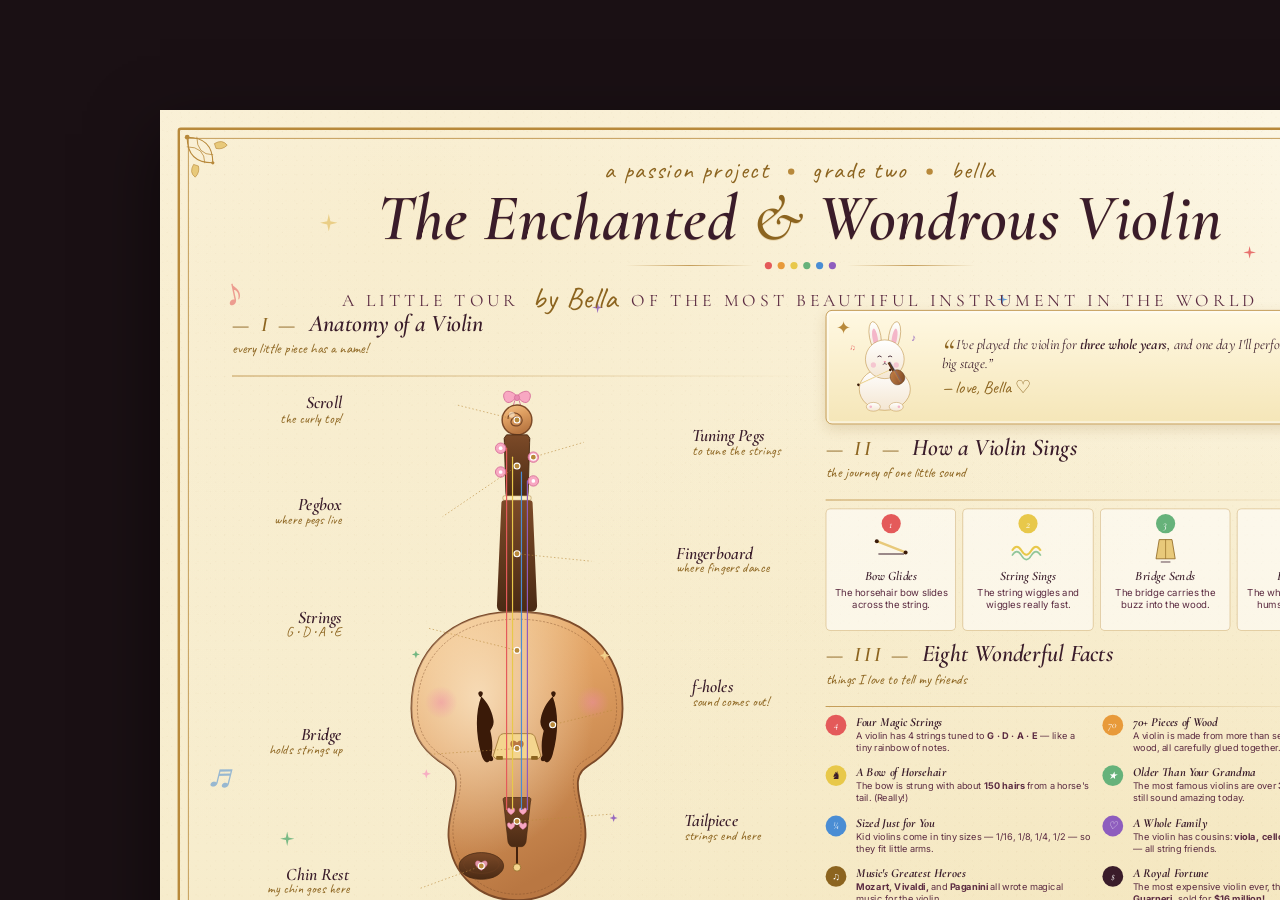
<file: violin/index.html>
<!DOCTYPE html>
<html lang="en">
<head>
<meta charset="UTF-8" />
<title>The Enchanted Violin — A Passion Project by Bella</title>
<link rel="preconnect" href="https://fonts.googleapis.com" />
<link rel="preconnect" href="https://fonts.gstatic.com" crossorigin />
<link href="https://fonts.googleapis.com/css2?family=Cormorant+Garamond:ital,wght@0,400;0,500;0,600;0,700;1,500&family=Caveat:wght@500;700&family=Inter:wght@400;500;600&display=swap" rel="stylesheet" />
<style>
  html { font-display: swap; }
</style>
<style>
  :root {
    --cream: #FBF4E0;
    --cream-deep: #F4E9C9;
    --plum: #3A1C2A;
    --plum-soft: #5C2C42;
    --gold: #B8893B;
    --gold-deep: #8C641F;
    --gold-light: #E8C97A;
    --wood: #6E3B1F;
    --wood-light: #A06A3D;
    --r1: #E45A5A; /* red */
    --r2: #E89A3A; /* orange */
    --r3: #E8C84A; /* gold-yellow */
    --r4: #66B27A; /* green */
    --r5: #4A8DD4; /* blue */
    --r6: #8E5DBE; /* violet */
  }
  * { box-sizing: border-box; }
  html, body {
    margin: 0; padding: 0;
    width: 100%; height: 100%;
    background: #1a1014;
    overflow: hidden;
    font-family: 'Inter', sans-serif;
  }
  .stage {
    position: fixed; inset: 0;
    display: grid; place-items: center;
  }
  .poster {
    width: 1600px; height: 1100px;
    background:
      radial-gradient(ellipse at 20% 10%, rgba(232,201,122,0.18), transparent 60%),
      radial-gradient(ellipse at 80% 90%, rgba(232,201,122,0.14), transparent 55%),
      linear-gradient(180deg, #FCF6E4 0%, #F6EBC9 100%);
    position: relative;
    transform-origin: center center;
    color: var(--plum);
    box-shadow: 0 30px 80px rgba(0,0,0,0.5);
    overflow: hidden;
  }

  /* paper texture */
  .poster::before {
    content: ""; position: absolute; inset: 0;
    background-image:
      radial-gradient(rgba(140,100,31,0.06) 1px, transparent 1px),
      radial-gradient(rgba(140,100,31,0.04) 1px, transparent 1px);
    background-size: 18px 18px, 11px 11px;
    background-position: 0 0, 9px 9px;
    pointer-events: none;
    mix-blend-mode: multiply;
  }

  /* Ornate gold double border */
  .frame {
    position: absolute; inset: 22px;
    border: 3px solid var(--gold);
    border-radius: 4px;
    pointer-events: none;
  }
  .frame::before {
    content: ""; position: absolute; inset: 10px;
    border: 1px solid var(--gold);
    border-radius: 2px;
  }
  .frame-corner {
    position: absolute; width: 110px; height: 110px;
    pointer-events: none;
  }
  .frame-corner.tl { top: 6px; left: 6px; }
  .frame-corner.tr { top: 6px; right: 6px; transform: scaleX(-1); }
  .frame-corner.bl { bottom: 6px; left: 6px; transform: scaleY(-1); }
  .frame-corner.br { bottom: 6px; right: 6px; transform: scale(-1, -1); }

  /* Sparkles scattered */
  .sparkle {
    position: absolute;
    pointer-events: none;
    opacity: 0.85;
  }

  /* ===== HEADER ===== */
  header.banner {
    position: absolute;
    top: 56px; left: 90px; right: 90px;
    text-align: center;
    z-index: 5;
  }
  .eyebrow {
    font-family: 'Caveat', cursive;
    font-size: 30px;
    color: var(--gold-deep);
    letter-spacing: 2px;
    margin-bottom: -6px;
  }
  .eyebrow .dot {
    display: inline-block; width: 8px; height: 8px;
    border-radius: 50%; background: var(--gold);
    vertical-align: middle;
    margin: 0 14px 4px;
  }
  h1.title {
    font-family: 'Cormorant Garamond', serif;
    font-weight: 600;
    font-style: italic;
    font-size: 82px;
    line-height: 1;
    margin: 6px 0 0;
    color: var(--plum);
    letter-spacing: 0.5px;
    text-shadow: 0 1px 0 rgba(184,137,59,0.25);
    white-space: nowrap;
  }
  h1.title .amp {
    color: var(--gold-deep);
    font-weight: 500;
  }
  .subtitle {
    margin-top: 10px;
    font-family: 'Cormorant Garamond', serif;
    font-size: 22px;
    letter-spacing: 5px;
    text-transform: uppercase;
    color: var(--plum-soft);
  }
  .subtitle .by {
    font-family: 'Caveat', cursive;
    font-size: 38px;
    letter-spacing: 1px;
    text-transform: none;
    color: var(--gold-deep);
    margin: 0 6px;
    position: relative;
    top: 2px;
  }
  .rule {
    display: flex; align-items: center; justify-content: center;
    gap: 14px;
    margin-top: 14px;
  }
  .rule-line {
    height: 1px; width: 160px;
    background: linear-gradient(90deg, transparent, var(--gold), transparent);
  }
  .rainbow-dots {
    display: inline-flex; gap: 7px;
  }
  .rainbow-dots i {
    width: 9px; height: 9px; border-radius: 50%;
    display: inline-block;
  }
  .rainbow-dots i:nth-child(1) { background: var(--r1); }
  .rainbow-dots i:nth-child(2) { background: var(--r2); }
  .rainbow-dots i:nth-child(3) { background: var(--r3); }
  .rainbow-dots i:nth-child(4) { background: var(--r4); }
  .rainbow-dots i:nth-child(5) { background: var(--r5); }
  .rainbow-dots i:nth-child(6) { background: var(--r6); }

  /* ===== MAIN GRID ===== */
  main.body {
    position: absolute;
    top: 250px; left: 90px; right: 90px; bottom: 90px;
    display: grid;
    grid-template-columns: 1.05fr 1fr;
    grid-template-rows: 1fr;
    gap: 30px;
    z-index: 3;
    min-height: 0;
  }

  /* ===== LEFT — Violin Diagram ===== */
  .panel {
    position: relative;
    border-radius: 6px;
    min-height: 0;
    height: 100%;
    display: flex;
    flex-direction: column;
  }
  .panel-title {
    font-family: 'Cormorant Garamond', serif;
    font-style: italic;
    font-weight: 600;
    font-size: 30px;
    color: var(--plum);
    margin: 0 0 2px;
    display: flex; align-items: baseline; gap: 12px;
    flex-shrink: 0;
    line-height: 1.1;
  }
  .panel-title .num {
    font-family: 'Cormorant Garamond', serif;
    font-style: italic;
    font-size: 26px;
    color: var(--gold-deep);
    letter-spacing: 4px;
  }
  .panel-sub {
    font-family: 'Caveat', cursive;
    font-size: 18px;
    color: var(--gold-deep);
    margin: 0 0 16px;
    padding-bottom: 4px;
    flex-shrink: 0;
    line-height: 1.5;
  }
  .panel-divider {
    height: 1px;
    background: linear-gradient(90deg, var(--gold), transparent);
    margin-bottom: 8px;
    flex-shrink: 0;
  }

  .violin-wrap {
    position: relative;
    flex: 1;
    min-height: 0;
    display: flex;
    align-items: center;
    justify-content: center;
  }
  .violin-svg {
    height: 100%;
    max-height: 100%;
    width: auto;
    display: block;
  }
  .label {
    position: absolute;
    font-family: 'Cormorant Garamond', serif;
    font-style: italic;
    color: var(--plum);
    font-size: 19px;
    line-height: 1.1;
    white-space: nowrap;
  }
  .label .nm {
    font-weight: 600;
    font-size: 22px;
    color: var(--plum);
  }
  .label .hint {
    font-family: 'Caveat', cursive;
    font-style: normal;
    font-size: 17px;
    color: var(--gold-deep);
    display: block;
    margin-top: -2px;
  }

  /* label positions on the diagram (relative to .violin-wrap) */
  .lbl-scroll { top: 2%; left: 1%; text-align: right; width: 130px; }
  .lbl-pegs   { top: 8%; right: 1%; text-align: left; width: 130px; }
  .lbl-neck   { top: 21%; left: 1%; text-align: right; width: 130px; }
  .lbl-fingerboard { top: 30%; right: 1%; text-align: left; width: 150px; }
  .lbl-strings { top: 42%; left: 1%; text-align: right; width: 130px; }
  .lbl-fhole  { top: 55%; right: 1%; text-align: left; width: 130px; }
  .lbl-bridge { top: 64%; left: 1%; text-align: right; width: 130px; }
  .lbl-tailpiece { top: 80%; right: 1%; text-align: left; width: 140px; }
  .lbl-chinrest { top: 90%; left: 1%; text-align: right; width: 140px; }

  /* ===== RIGHT COLUMN ===== */
  .right-col {
    display: grid;
    grid-template-rows: auto auto 1fr;
    gap: 12px;
    min-height: 0;
    height: 100%;
  }
  .right-col > .panel { height: auto; }

  /* Bunny + quote card */
  .bunny-card {
    background: linear-gradient(180deg, #FFF8E2 0%, #F5E6B8 100%);
    border: 1px solid var(--gold);
    border-radius: 8px;
    padding: 10px 18px;
    display: grid;
    grid-template-columns: 110px 1fr;
    gap: 16px;
    align-items: center;
    position: relative;
    box-shadow: inset 0 0 0 3px rgba(255,255,255,0.5), 0 6px 16px rgba(140,100,31,0.18);
  }
  .bunny-card::before, .bunny-card::after {
    content: "✦";
    position: absolute;
    color: var(--gold);
    font-size: 22px;
  }
  .bunny-card::before { top: 8px; left: 12px; }
  .bunny-card::after { bottom: 8px; right: 12px; }

  .bunny-svg { width: 110px; height: auto; display: block; }

  .quote {
    font-family: 'Cormorant Garamond', serif;
    font-style: italic;
    font-size: 18px;
    line-height: 1.3;
    color: var(--plum);
  }
  .quote .openq {
    font-family: 'Cormorant Garamond', serif;
    font-size: 44px;
    line-height: 0;
    color: var(--gold-deep);
    vertical-align: -16px;
    margin-right: 4px;
  }
  .quote-sign {
    font-family: 'Caveat', cursive;
    font-size: 22px;
    color: var(--gold-deep);
    margin-top: 4px;
  }

  /* How a Violin Sings */
  .sound-section { padding-top: 0; }
  .steps {
    display: grid;
    grid-template-columns: repeat(4, 1fr);
    gap: 8px;
    margin-top: 2px;
  }
  .step {
    background: rgba(255,255,255,0.55);
    border: 1px solid rgba(184,137,59,0.45);
    border-radius: 6px;
    padding: 6px 8px 8px;
    text-align: center;
    position: relative;
  }
  .step .step-num {
    width: 24px; height: 24px; border-radius: 50%;
    display: flex; align-items: center; justify-content: center;
    font-family: 'Cormorant Garamond', serif;
    font-style: italic;
    color: #fff;
    font-size: 14px;
    margin: 0 auto 4px;
  }
  .step:nth-child(1) .step-num { background: var(--r1); }
  .step:nth-child(2) .step-num { background: var(--r3); }
  .step:nth-child(3) .step-num { background: var(--r4); }
  .step:nth-child(4) .step-num { background: var(--r6); }
  .step h4 {
    font-family: 'Cormorant Garamond', serif;
    font-weight: 600;
    font-style: italic;
    font-size: 16px;
    margin: 0 0 2px;
    color: var(--plum);
  }
  .step p {
    margin: 0;
    font-size: 12px;
    line-height: 1.3;
    color: var(--plum-soft);
  }
  .step .icon {
    display: block;
    margin: 2px auto 4px;
  }

  /* Fun Facts */
  .facts-section { padding-top: 0; min-height: 0; }
  .facts {
    display: grid;
    grid-template-columns: repeat(2, 1fr);
    gap: 6px 14px;
    margin-top: 2px;
  }
  .fact {
    display: grid;
    grid-template-columns: 30px 1fr;
    gap: 8px;
    align-items: start;
  }
  .fact .bullet {
    width: 26px; height: 26px;
    border-radius: 50%;
    display: flex; align-items: center; justify-content: center;
    font-family: 'Cormorant Garamond', serif;
    font-style: italic;
    color: #fff;
    font-size: 13px;
    flex-shrink: 0;
  }
  .fact .bullet { grid-row: span 2; }
  .fact:nth-child(1) .bullet { background: var(--r1); }
  .fact:nth-child(2) .bullet { background: var(--r2); }
  .fact:nth-child(3) .bullet { background: var(--r3); color: var(--plum); }
  .fact:nth-child(4) .bullet { background: var(--r4); }
  .fact:nth-child(5) .bullet { background: var(--r5); }
  .fact:nth-child(6) .bullet { background: var(--r6); }
  .fact:nth-child(7) .bullet { background: var(--gold-deep); }
  .fact:nth-child(8) .bullet { background: var(--plum); }
  .fact-title {
    font-family: 'Cormorant Garamond', serif;
    font-weight: 700;
    font-style: italic;
    font-size: 15.5px;
    color: var(--plum);
    margin: 1px 0 1px;
    line-height: 1.1;
  }
  .fact-body {
    font-size: 11.5px;
    color: var(--plum-soft);
    line-height: 1.3;
  }

  /* Footer ribbon */
  .footer {
    position: absolute;
    bottom: 36px; left: 90px; right: 90px;
    display: flex; align-items: center; justify-content: space-between;
    z-index: 4;
  }
  .footer .left, .footer .right {
    display: flex; align-items: center; gap: 14px;
  }
  .footer-text {
    font-family: 'Caveat', cursive;
    font-size: 24px;
    color: var(--gold-deep);
    white-space: nowrap;
  }
  .footer-rule {
    flex: 1;
    height: 1px;
    background: linear-gradient(90deg, transparent, var(--gold), transparent);
    margin: 0 24px;
  }
  .practice-pill {
    display: inline-flex; align-items: center; gap: 8px;
    padding: 6px 16px;
    border: 1px solid var(--gold);
    border-radius: 999px;
    background: rgba(255,255,255,0.5);
    font-family: 'Cormorant Garamond', serif;
    font-style: italic;
    font-size: 17px;
    color: var(--plum);
    white-space: nowrap;
  }
  .practice-pill .num {
    font-weight: 700;
    color: var(--gold-deep);
  }

  /* Floating music notes */
  .note {
    position: absolute;
    font-family: 'Cormorant Garamond', serif;
    pointer-events: none;
    opacity: 0.55;
  }
</style>
</head>
<body>
<div class="stage">
  <div class="poster" data-screen-label="Violin Poster">

    <!-- Ornate frame + corners -->
    <div class="frame"></div>

    <!-- Corner flourishes (gold filigree) -->
    <svg class="frame-corner tl" viewBox="0 0 110 110" fill="none">
      <path d="M28 28 Q28 60 60 60 M28 28 Q60 28 60 60" stroke="#B8893B" stroke-width="1.4" stroke-linecap="round"/>
      <path d="M40 28 Q40 50 60 50 M28 40 Q50 40 50 60" stroke="#B8893B" stroke-width="1" stroke-linecap="round"/>
      <circle cx="28" cy="28" r="3" fill="#B8893B"/>
      <circle cx="60" cy="60" r="2" fill="#B8893B"/>
      <path d="M62 36 Q72 30 78 38 Q72 44 64 42 Z" fill="#E8C97A" stroke="#B8893B" stroke-width="0.8"/>
      <path d="M36 62 Q30 72 38 78 Q44 72 42 64 Z" fill="#E8C97A" stroke="#B8893B" stroke-width="0.8"/>
    </svg>
    <svg class="frame-corner tr" viewBox="0 0 110 110" fill="none">
      <path d="M28 28 Q28 60 60 60 M28 28 Q60 28 60 60" stroke="#B8893B" stroke-width="1.4" stroke-linecap="round"/>
      <path d="M40 28 Q40 50 60 50 M28 40 Q50 40 50 60" stroke="#B8893B" stroke-width="1" stroke-linecap="round"/>
      <circle cx="28" cy="28" r="3" fill="#B8893B"/>
      <circle cx="60" cy="60" r="2" fill="#B8893B"/>
      <path d="M62 36 Q72 30 78 38 Q72 44 64 42 Z" fill="#E8C97A" stroke="#B8893B" stroke-width="0.8"/>
      <path d="M36 62 Q30 72 38 78 Q44 72 42 64 Z" fill="#E8C97A" stroke="#B8893B" stroke-width="0.8"/>
    </svg>
    <svg class="frame-corner bl" viewBox="0 0 110 110" fill="none">
      <path d="M28 28 Q28 60 60 60 M28 28 Q60 28 60 60" stroke="#B8893B" stroke-width="1.4" stroke-linecap="round"/>
      <path d="M40 28 Q40 50 60 50 M28 40 Q50 40 50 60" stroke="#B8893B" stroke-width="1" stroke-linecap="round"/>
      <circle cx="28" cy="28" r="3" fill="#B8893B"/>
      <circle cx="60" cy="60" r="2" fill="#B8893B"/>
      <path d="M62 36 Q72 30 78 38 Q72 44 64 42 Z" fill="#E8C97A" stroke="#B8893B" stroke-width="0.8"/>
      <path d="M36 62 Q30 72 38 78 Q44 72 42 64 Z" fill="#E8C97A" stroke="#B8893B" stroke-width="0.8"/>
    </svg>
    <svg class="frame-corner br" viewBox="0 0 110 110" fill="none">
      <path d="M28 28 Q28 60 60 60 M28 28 Q60 28 60 60" stroke="#B8893B" stroke-width="1.4" stroke-linecap="round"/>
      <path d="M40 28 Q40 50 60 50 M28 40 Q50 40 50 60" stroke="#B8893B" stroke-width="1" stroke-linecap="round"/>
      <circle cx="28" cy="28" r="3" fill="#B8893B"/>
      <circle cx="60" cy="60" r="2" fill="#B8893B"/>
      <path d="M62 36 Q72 30 78 38 Q72 44 64 42 Z" fill="#E8C97A" stroke="#B8893B" stroke-width="0.8"/>
      <path d="M36 62 Q30 72 38 78 Q42 64 64 62 Z" fill="#E8C97A" stroke="#B8893B" stroke-width="0.8"/>
    </svg>

    <!-- Sparkles -->
    <svg class="sparkle" style="top:130px; left:200px;" width="22" height="22" viewBox="0 0 22 22"><path d="M11 0 L13 9 L22 11 L13 13 L11 22 L9 13 L0 11 L9 9 Z" fill="#E8C97A"/></svg>
    <svg class="sparkle" style="top:170px; right:230px;" width="16" height="16" viewBox="0 0 22 22"><path d="M11 0 L13 9 L22 11 L13 13 L11 22 L9 13 L0 11 L9 9 Z" fill="#E45A5A"/></svg>
    <svg class="sparkle" style="top:240px; left:540px;" width="14" height="14" viewBox="0 0 22 22"><path d="M11 0 L13 9 L22 11 L13 13 L11 22 L9 13 L0 11 L9 9 Z" fill="#8E5DBE"/></svg>
    <svg class="sparkle" style="top:230px; right:540px;" width="14" height="14" viewBox="0 0 22 22"><path d="M11 0 L13 9 L22 11 L13 13 L11 22 L9 13 L0 11 L9 9 Z" fill="#4A8DD4"/></svg>
    <svg class="sparkle" style="bottom:180px; left:150px;" width="18" height="18" viewBox="0 0 22 22"><path d="M11 0 L13 9 L22 11 L13 13 L11 22 L9 13 L0 11 L9 9 Z" fill="#66B27A"/></svg>
    <svg class="sparkle" style="bottom:120px; right:170px;" width="20" height="20" viewBox="0 0 22 22"><path d="M11 0 L13 9 L22 11 L13 13 L11 22 L9 13 L0 11 L9 9 Z" fill="#E89A3A"/></svg>

    <!-- Floating music notes -->
    <div class="note" style="top:200px; left:80px; font-size:48px; color: var(--r1); transform: rotate(-12deg);">♪</div>
    <div class="note" style="top:140px; right:130px; font-size:54px; color: var(--r6); transform: rotate(8deg);">♫</div>
    <div class="note" style="bottom:200px; right:80px; font-size:42px; color: var(--r4); transform: rotate(-6deg);">♩</div>
    <div class="note" style="bottom:240px; left:60px; font-size:46px; color: var(--r5); transform: rotate(14deg);">♬</div>

    <!-- ===== HEADER ===== -->
    <header class="banner">
      <div class="eyebrow">a passion project <span class="dot"></span> grade two <span class="dot"></span> bella</div>
      <h1 class="title">The Enchanted <span class="amp">&amp;</span> Wondrous Violin</h1>
      <div class="rule">
        <div class="rule-line"></div>
        <div class="rainbow-dots"><i></i><i></i><i></i><i></i><i></i><i></i></div>
        <div class="rule-line"></div>
      </div>
      <div class="subtitle">A little tour <span class="by">by Bella</span> of the most beautiful instrument in the world</div>
    </header>

    <!-- ===== MAIN ===== -->
    <main class="body">

      <!-- ===== LEFT: Anatomy of the Violin ===== -->
      <section class="panel parts">
        <div class="panel-title"><span class="num">— I —</span> Anatomy of a Violin</div>
        <div class="panel-sub">every little piece has a name!</div>
        <div class="panel-divider"></div>

        <div class="violin-wrap">
          <!-- Violin SVG -->
          <svg class="violin-svg" viewBox="0 0 360 720" xmlns="http://www.w3.org/2000/svg">
            <defs>
              <linearGradient id="wood" x1="0" y1="0" x2="0.4" y2="1">
                <stop offset="0%" stop-color="#F4C68A"/>
                <stop offset="45%" stop-color="#E0A062"/>
                <stop offset="100%" stop-color="#B97742"/>
              </linearGradient>
              <linearGradient id="woodNeck" x1="0" y1="0" x2="0" y2="1">
                <stop offset="0%" stop-color="#7C4A28"/>
                <stop offset="100%" stop-color="#4A2A14"/>
              </linearGradient>
              <radialGradient id="bodyShine" cx="0.32" cy="0.3" r="0.55">
                <stop offset="0%" stop-color="#FFF1D6" stop-opacity="0.7"/>
                <stop offset="100%" stop-color="#FFF1D6" stop-opacity="0"/>
              </radialGradient>
              <radialGradient id="cheek" cx="0.5" cy="0.5" r="0.5">
                <stop offset="0%" stop-color="#F08AA8" stop-opacity="0.5"/>
                <stop offset="100%" stop-color="#F08AA8" stop-opacity="0"/>
              </radialGradient>
            </defs>

            <!-- Little pink bow ribbon on top of scroll -->
            <g transform="translate(180, 16)">
              <path d="M-2,0 C-14,-10 -22,-2 -16,8 C-12,14 -4,8 -2,4 Z" fill="#F8A8C2" stroke="#D67099" stroke-width="1.2"/>
              <path d="M2,0 C14,-10 22,-2 16,8 C12,14 4,8 2,4 Z" fill="#F8A8C2" stroke="#D67099" stroke-width="1.2"/>
              <ellipse cx="0" cy="4" rx="3.5" ry="4" fill="#E88AB0" stroke="#D67099" stroke-width="1"/>
              <path d="M-3,8 L-6,18 M3,8 L6,18" stroke="#D67099" stroke-width="1.2" stroke-linecap="round"/>
            </g>

            <!-- Scroll (round + spiral) -->
            <g transform="translate(180, 50)">
              <circle r="20" fill="url(#wood)" stroke="#7C4A28" stroke-width="2"/>
              <path d="M-12,-2 C-12,-10 -2,-12 4,-6 C10,0 6,8 -2,8 C-8,8 -10,2 -6,-2 C-2,-6 4,-4 4,0" 
                    fill="none" stroke="#7C4A28" stroke-width="1.6" stroke-linecap="round"/>
              <circle cx="3" cy="1" r="2" fill="#7C4A28"/>
              <!-- highlight -->
              <circle cx="-7" cy="-7" r="4" fill="#FFF1D6" opacity="0.6"/>
            </g>

            <!-- Peg box (rounded) -->
            <path d="M166,70 Q161,74 163,80 L165,148 Q165,156 173,156 L187,156 Q195,156 195,148 L197,80 Q199,74 194,70 Z" 
                  fill="url(#woodNeck)" stroke="#4A2A14" stroke-width="1.2"/>

            <!-- Cute pink pegs with white centers -->
            <g>
              <circle cx="158" cy="88" r="7" fill="#F8A8C2" stroke="#D67099" stroke-width="1.2"/>
              <circle cx="158" cy="88" r="2.5" fill="#fff"/>
              <circle cx="202" cy="100" r="7" fill="#F8A8C2" stroke="#D67099" stroke-width="1.2"/>
              <circle cx="202" cy="100" r="2.5" fill="#fff"/>
              <circle cx="158" cy="120" r="7" fill="#F8A8C2" stroke="#D67099" stroke-width="1.2"/>
              <circle cx="158" cy="120" r="2.5" fill="#fff"/>
              <circle cx="202" cy="132" r="7" fill="#F8A8C2" stroke="#D67099" stroke-width="1.2"/>
              <circle cx="202" cy="132" r="2.5" fill="#fff"/>
            </g>

            <!-- Nut -->
            <rect x="161" y="152" width="38" height="6" rx="2" fill="#FBEBC0" stroke="#8C641F" stroke-width="0.5"/>

            <!-- Neck + Fingerboard (rounded ends) -->
            <path d="M163,158 L197,158 Q201,158 201,162 L207,300 Q207,308 199,308 L161,308 Q153,308 153,300 L159,162 Q159,158 163,158 Z" 
                  fill="url(#woodNeck)"/>

            <!-- Body of violin (plumper, cuter hourglass) -->
            <path d="M180,308
                     C 268,308 322,360 322,438
                     C 322,472 308,492 286,508
                     C 274,517 264,520 262,536
                     C 260,562 274,582 272,612
                     C 268,664 228,696 180,696
                     C 132,696 92,664 88,612
                     C 86,582 100,562 98,536
                     C 96,520 86,517 74,508
                     C 52,492 38,472 38,438
                     C 38,360 92,308 180,308 Z"
                  fill="url(#wood)" stroke="#7C4A28" stroke-width="2.5"/>

            <!-- Body shine highlight -->
            <path d="M180,308
                     C 268,308 322,360 322,438
                     C 322,472 308,492 286,508
                     C 274,517 264,520 262,536
                     C 260,562 274,582 272,612
                     C 268,664 228,696 180,696
                     C 132,696 92,664 88,612
                     C 86,582 100,562 98,536
                     C 96,520 86,517 74,508
                     C 52,492 38,472 38,438
                     C 38,360 92,308 180,308 Z"
                  fill="url(#bodyShine)"/>

            <!-- Edge purfling (cuter dotted inner line) -->
            <path d="M180,318
                     C 262,318 314,366 314,438
                     C 314,468 302,488 280,502
                     C 268,510 258,514 256,530
                     C 254,558 268,578 266,608
                     C 262,656 226,688 180,688
                     C 134,688 98,656 94,608
                     C 92,578 106,558 104,530
                     C 102,514 92,510 80,502
                     C 58,488 46,468 46,438
                     C 46,366 98,318 180,318 Z"
                  fill="none" stroke="#7C4A28" stroke-width="1" stroke-dasharray="3 2" opacity="0.55"/>

            <!-- Pink blush cheeks on body -->
            <circle cx="78" cy="430" r="22" fill="url(#cheek)"/>
            <circle cx="282" cy="430" r="22" fill="url(#cheek)"/>

            <!-- F-holes (softer + with little hearts at the eyes) -->
            <g fill="#3A1A08">
              <!-- Left f-hole -->
              <path d="M132,422 C124,442 124,472 132,500 C136,514 144,514 146,500 C148,486 146,476 144,468 C146,464 150,460 148,452 C146,440 140,430 132,422 Z"/>
              <!-- decorative bumps -->
              <path d="M134,418 c0,-4 -6,-4 -6,0 c0,3 3,5 3,5 c0,0 3,-2 3,-5 z"/>
              <path d="M148,506 c0,4 -6,4 -6,0 c0,-3 3,-5 3,-5 c0,0 3,2 3,5 z"/>
              <!-- Right f-hole (mirror) -->
              <path d="M228,422 C236,442 236,472 228,500 C224,514 216,514 214,500 C212,486 214,476 216,468 C214,464 210,460 212,452 C214,440 220,430 228,422 Z"/>
              <path d="M226,418 c0,-4 6,-4 6,0 c0,3 -3,5 -3,5 c0,0 -3,-2 -3,-5 z"/>
              <path d="M212,506 c0,4 6,4 6,0 c0,-3 -3,-5 -3,-5 c0,0 -3,2 -3,5 z"/>
            </g>

            <!-- Cute Bridge (with heart cutout) -->
            <g>
              <path d="M156,476 Q158,472 162,472 L198,472 Q202,472 204,476 L212,502 Q210,506 206,506 L154,506 Q150,506 148,502 Z" 
                    fill="#F4D58E" stroke="#8C641F" stroke-width="0.9"/>
              <!-- heart cutout -->
              <path d="M180,484 c-3,-4 -9,-4 -9,2 c0,5 9,11 9,11 c0,0 9,-6 9,-11 c0,-6 -6,-6 -9,-2 z" fill="#B97742"/>
              <!-- bridge feet -->
              <rect x="152" y="502" width="9" height="5" rx="1" fill="#8C641F"/>
              <rect x="199" y="502" width="9" height="5" rx="1" fill="#8C641F"/>
            </g>

            <!-- Tailpiece (rounded) -->
            <path d="M164,558 Q160,558 162,564 L168,618 Q170,624 174,624 L186,624 Q190,624 192,618 L198,564 Q200,558 196,558 Z" 
                  fill="url(#woodNeck)" stroke="#4A2A14" stroke-width="1"/>
            <!-- Cute pink heart fine tuners -->
            <g>
              <path d="M172,574 c-2,-3 -5,-3 -5,1 c0,3 5,6 5,6 c0,0 5,-3 5,-6 c0,-4 -3,-4 -5,-1 z" fill="#F8A8C2" stroke="#D67099" stroke-width="0.6"/>
              <path d="M188,574 c-2,-3 -5,-3 -5,1 c0,3 5,6 5,6 c0,0 5,-3 5,-6 c0,-4 -3,-4 -5,-1 z" fill="#F8A8C2" stroke="#D67099" stroke-width="0.6"/>
              <path d="M172,594 c-2,-3 -5,-3 -5,1 c0,3 5,6 5,6 c0,0 5,-3 5,-6 c0,-4 -3,-4 -5,-1 z" fill="#F8A8C2" stroke="#D67099" stroke-width="0.6"/>
              <path d="M188,594 c-2,-3 -5,-3 -5,1 c0,3 5,6 5,6 c0,0 5,-3 5,-6 c0,-4 -3,-4 -5,-1 z" fill="#F8A8C2" stroke="#D67099" stroke-width="0.6"/>
            </g>

            <!-- Tailpiece loop -->
            <path d="M180,624 L180,648" stroke="#3A1A08" stroke-width="2.5"/>
            <circle cx="180" cy="652" r="5" fill="#F4D58E" stroke="#8C641F"/>

            <!-- Strings — RAINBOW! -->
            <line x1="166" y1="88"  x2="166" y2="574" stroke="#E45A5A" stroke-width="1.6" stroke-linecap="round"/>
            <line x1="174" y1="100" x2="174" y2="574" stroke="#E8C84A" stroke-width="1.6" stroke-linecap="round"/>
            <line x1="186" y1="120" x2="186" y2="574" stroke="#4A8DD4" stroke-width="1.6" stroke-linecap="round"/>
            <line x1="194" y1="132" x2="194" y2="574" stroke="#8E5DBE" stroke-width="1.6" stroke-linecap="round"/>

            <!-- Chin rest (with little heart accent) -->
            <ellipse cx="132" cy="650" rx="30" ry="18" fill="url(#woodNeck)" stroke="#4A2A14" stroke-width="1"/>
            <ellipse cx="132" cy="648" rx="24" ry="12" fill="none" stroke="#7C4A28" stroke-width="0.6" opacity="0.6"/>
            <path d="M132,646 c-3,-4 -8,-4 -8,1 c0,4 8,9 8,9 c0,0 8,-5 8,-9 c0,-5 -5,-5 -8,-1 z" fill="#F8A8C2" stroke="#D67099" stroke-width="0.6" opacity="0.85"/>

            <!-- Tiny sparkles around the body -->
            <g opacity="0.9">
              <path d="M298,360 l1.8,5 l5,1.8 l-5,1.8 l-1.8,5 l-1.8,-5 l-5,-1.8 l5,-1.8 z" fill="#F4D58E"/>
              <path d="M58,520 l1.6,4.5 l4.5,1.6 l-4.5,1.6 l-1.6,4.5 l-1.6,-4.5 l-4.5,-1.6 l4.5,-1.6 z" fill="#F8A8C2"/>
              <path d="M310,580 l1.4,4 l4,1.4 l-4,1.4 l-1.4,4 l-1.4,-4 l-4,-1.4 l4,-1.4 z" fill="#8E5DBE"/>
              <path d="M44,360 l1.4,4 l4,1.4 l-4,1.4 l-1.4,4 l-1.4,-4 l-4,-1.4 l4,-1.4 z" fill="#66B27A"/>
            </g>

            <!-- Tiny dot labels (callout circles to anchor labels) -->
            <g>
              <circle cx="180" cy="50"  r="4" fill="#B8893B" stroke="#fff" stroke-width="1.5"/>
              <circle cx="202" cy="100" r="4" fill="#B8893B" stroke="#fff" stroke-width="1.5"/>
              <circle cx="180" cy="112" r="4" fill="#B8893B" stroke="#fff" stroke-width="1.5"/>
              <circle cx="180" cy="230" r="4" fill="#B8893B" stroke="#fff" stroke-width="1.5"/>
              <circle cx="180" cy="360" r="4" fill="#B8893B" stroke="#fff" stroke-width="1.5"/>
              <circle cx="228" cy="460" r="4" fill="#B8893B" stroke="#fff" stroke-width="1.5"/>
              <circle cx="180" cy="492" r="4" fill="#B8893B" stroke="#fff" stroke-width="1.5"/>
              <circle cx="180" cy="590" r="4" fill="#B8893B" stroke="#fff" stroke-width="1.5"/>
              <circle cx="132" cy="650" r="4" fill="#B8893B" stroke="#fff" stroke-width="1.5"/>
            </g>

            <!-- Callout lines (gold dotted) -->
            <g stroke="#B8893B" stroke-width="0.8" stroke-dasharray="2 3" fill="none">
              <line x1="180" y1="50"  x2="100" y2="30"/>
              <line x1="202" y1="100" x2="270" y2="80"/>
              <line x1="180" y1="112" x2="80"  y2="180"/>
              <line x1="180" y1="230" x2="280" y2="240"/>
              <line x1="180" y1="360" x2="60"  y2="330"/>
              <line x1="228" y1="460" x2="310" y2="440"/>
              <line x1="180" y1="492" x2="60"  y2="500"/>
              <line x1="180" y1="590" x2="310" y2="580"/>
              <line x1="132" y1="650" x2="50"  y2="680"/>
            </g>
          </svg>

          <!-- Labels overlay -->
          <div class="label lbl-scroll"><span class="nm">Scroll</span><span class="hint">the curly top!</span></div>
          <div class="label lbl-pegs"><span class="nm">Tuning Pegs</span><span class="hint">to tune the strings</span></div>
          <div class="label lbl-neck"><span class="nm">Pegbox</span><span class="hint">where pegs live</span></div>
          <div class="label lbl-fingerboard"><span class="nm">Fingerboard</span><span class="hint">where fingers dance</span></div>
          <div class="label lbl-strings"><span class="nm">Strings</span><span class="hint">G • D • A • E</span></div>
          <div class="label lbl-fhole"><span class="nm">f-holes</span><span class="hint">sound comes out!</span></div>
          <div class="label lbl-bridge"><span class="nm">Bridge</span><span class="hint">holds strings up</span></div>
          <div class="label lbl-tailpiece"><span class="nm">Tailpiece</span><span class="hint">strings end here</span></div>
          <div class="label lbl-chinrest"><span class="nm">Chin Rest</span><span class="hint">my chin goes here</span></div>
        </div>
      </section>

      <!-- ===== RIGHT COLUMN ===== -->
      <div class="right-col">

        <!-- Bunny + Quote -->
        <div class="bunny-card">
          <svg class="bunny-svg" viewBox="0 0 200 220" xmlns="http://www.w3.org/2000/svg">
            <defs>
              <linearGradient id="bunnyFur" x1="0" y1="0" x2="0" y2="1">
                <stop offset="0%" stop-color="#FFFFFF"/>
                <stop offset="100%" stop-color="#F4E6D2"/>
              </linearGradient>
              <linearGradient id="bunnyWood" x1="0" y1="0" x2="1" y2="1">
                <stop offset="0%" stop-color="#C8854A"/>
                <stop offset="100%" stop-color="#7A4520"/>
              </linearGradient>
            </defs>
            <!-- Body -->
            <ellipse cx="100" cy="160" rx="58" ry="48" fill="url(#bunnyFur)" stroke="#B8893B" stroke-width="1.2"/>
            <!-- Feet -->
            <ellipse cx="74" cy="200" rx="16" ry="10" fill="url(#bunnyFur)" stroke="#B8893B" stroke-width="1"/>
            <ellipse cx="126" cy="200" rx="16" ry="10" fill="url(#bunnyFur)" stroke="#B8893B" stroke-width="1"/>
            <circle cx="68" cy="200" r="3" fill="#F4B6C9"/>
            <circle cx="132" cy="200" r="3" fill="#F4B6C9"/>
            <!-- Ears -->
            <ellipse cx="78" cy="40" rx="13" ry="34" fill="url(#bunnyFur)" stroke="#B8893B" stroke-width="1.2" transform="rotate(-10 78 40)"/>
            <ellipse cx="122" cy="40" rx="13" ry="34" fill="url(#bunnyFur)" stroke="#B8893B" stroke-width="1.2" transform="rotate(10 122 40)"/>
            <ellipse cx="78" cy="44" rx="6" ry="22" fill="#F4B6C9" transform="rotate(-10 78 44)"/>
            <ellipse cx="122" cy="44" rx="6" ry="22" fill="#F4B6C9" transform="rotate(10 122 44)"/>
            <!-- Head -->
            <circle cx="100" cy="92" r="44" fill="url(#bunnyFur)" stroke="#B8893B" stroke-width="1.2"/>
            <!-- Cheeks -->
            <circle cx="74" cy="105" r="6" fill="#F4B6C9" opacity="0.7"/>
            <circle cx="126" cy="105" r="6" fill="#F4B6C9" opacity="0.7"/>
            <!-- Eyes (closed/happy) -->
            <path d="M84,86 Q88,82 92,86" stroke="#3A1C2A" stroke-width="2" fill="none" stroke-linecap="round"/>
            <path d="M108,86 Q112,82 116,86" stroke="#3A1C2A" stroke-width="2" fill="none" stroke-linecap="round"/>
            <!-- Nose -->
            <path d="M97,96 L103,96 L100,100 Z" fill="#F08AA8"/>
            <!-- Mouth -->
            <path d="M100,100 Q100,104 96,104 M100,100 Q100,104 104,104" stroke="#3A1C2A" stroke-width="1.2" fill="none" stroke-linecap="round"/>
            <!-- Tiny violin tucked under chin -->
            <g transform="translate(120,118) rotate(-30)">
              <path d="M0,0 C10,0 16,8 16,18 C16,28 10,34 0,34 C-10,34 -16,28 -16,18 C-16,8 -10,0 0,0 Z" fill="url(#bunnyWood)" stroke="#3A1A08" stroke-width="0.8"/>
              <rect x="-3" y="-22" width="6" height="22" fill="#3A1A08"/>
              <line x1="-2" y1="-22" x2="-2" y2="30" stroke="#E45A5A" stroke-width="0.5"/>
              <line x1="0" y1="-22" x2="0" y2="30" stroke="#E8C84A" stroke-width="0.5"/>
              <line x1="2" y1="-22" x2="2" y2="30" stroke="#4A8DD4" stroke-width="0.5"/>
              <line x1="4" y1="-22" x2="4" y2="30" stroke="#8E5DBE" stroke-width="0.5"/>
            </g>
            <!-- Bow -->
            <g transform="translate(40,150) rotate(-25)">
              <line x1="0" y1="0" x2="80" y2="0" stroke="#E8C97A" stroke-width="2.5"/>
              <line x1="0" y1="1" x2="80" y2="1" stroke="#FFFFFF" stroke-width="1"/>
              <circle cx="0" cy="0" r="3" fill="#3A1A08"/>
              <circle cx="80" cy="0" r="3" fill="#3A1A08"/>
            </g>
            <!-- Tiny notes -->
            <text x="160" y="50" font-family="serif" font-size="22" fill="#8E5DBE">♪</text>
            <text x="20" y="70" font-family="serif" font-size="18" fill="#E45A5A">♫</text>
          </svg>

          <div>
            <div class="quote">
              <span class="openq">&ldquo;</span>I've played the violin for <b>three whole years</b>, and one day I'll perform on a <i>big, big stage</i>.&rdquo;
            </div>
            <div class="quote-sign">— love, Bella ♡</div>
          </div>
        </div>

        <!-- How a Violin Sings -->
        <section class="panel sound-section">
          <div class="panel-title"><span class="num">— II —</span> How a Violin Sings</div>
          <div class="panel-sub">the journey of one little sound</div>
          <div class="panel-divider"></div>

          <div class="steps">
            <div class="step">
              <div class="step-num">1</div>
              <svg class="icon" width="44" height="36" viewBox="0 0 44 36">
                <line x1="4" y1="6" x2="40" y2="20" stroke="#E8C97A" stroke-width="3"/>
                <line x1="6" y1="22" x2="38" y2="22" stroke="#3A1C2A" stroke-width="1.5"/>
                <circle cx="4" cy="6" r="2.5" fill="#3A1A08"/>
                <circle cx="40" cy="20" r="2.5" fill="#3A1A08"/>
              </svg>
              <h4>Bow Glides</h4>
              <p>The horsehair bow slides across the string.</p>
            </div>
            <div class="step">
              <div class="step-num">2</div>
              <svg class="icon" width="44" height="36" viewBox="0 0 44 36">
                <path d="M2,18 Q8,8 14,18 T26,18 T38,18" stroke="#E8C84A" stroke-width="2.5" fill="none"/>
                <path d="M2,24 Q8,14 14,24 T26,24 T38,24" stroke="#66B27A" stroke-width="2" fill="none" opacity="0.7"/>
              </svg>
              <h4>String Sings</h4>
              <p>The string wiggles and wiggles really fast.</p>
            </div>
            <div class="step">
              <div class="step-num">3</div>
              <svg class="icon" width="44" height="36" viewBox="0 0 44 36">
                <path d="M14,4 L30,4 L34,28 L10,28 Z" fill="#E8C97A" stroke="#8C641F" stroke-width="1"/>
                <line x1="22" y1="4" x2="22" y2="28" stroke="#8C641F" stroke-width="0.8"/>
                <line x1="16" y1="32" x2="28" y2="32" stroke="#3A1C2A" stroke-width="1"/>
              </svg>
              <h4>Bridge Sends</h4>
              <p>The bridge carries the buzz into the wood.</p>
            </div>
            <div class="step">
              <div class="step-num">4</div>
              <svg class="icon" width="44" height="36" viewBox="0 0 44 36">
                <ellipse cx="22" cy="22" rx="10" ry="11" fill="#A0612B" stroke="#3A1A08" stroke-width="1"/>
                <path d="M16,16 Q15,22 17,28" stroke="#1a0a04" stroke-width="1.2" fill="none"/>
                <path d="M28,16 Q29,22 27,28" stroke="#1a0a04" stroke-width="1.2" fill="none"/>
                <path d="M36,8 Q40,4 38,2 M36,14 Q42,12 41,8" stroke="#8E5DBE" stroke-width="1.2" fill="none"/>
              </svg>
              <h4>Body Sings</h4>
              <p>The whole wooden body hums out a beautiful sound!</p>
            </div>
          </div>
        </section>

        <!-- Fun Facts -->
        <section class="panel facts-section">
          <div class="panel-title"><span class="num">— III —</span> Eight Wonderful Facts</div>
          <div class="panel-sub">things I love to tell my friends</div>
          <div class="panel-divider"></div>

          <div class="facts">
            <div class="fact">
              <div class="bullet">4</div>
              <div>
                <div class="fact-title">Four Magic Strings</div>
                <div class="fact-body">A violin has 4 strings tuned to <b>G&nbsp;·&nbsp;D&nbsp;·&nbsp;A&nbsp;·&nbsp;E</b> — like a tiny rainbow of notes.</div>
              </div>
            </div>
            <div class="fact">
              <div class="bullet">70</div>
              <div>
                <div class="fact-title">70+ Pieces of Wood</div>
                <div class="fact-body">A violin is made from more than seventy pieces of wood, all carefully glued together.</div>
              </div>
            </div>
            <div class="fact">
              <div class="bullet">♞</div>
              <div>
                <div class="fact-title">A Bow of Horsehair</div>
                <div class="fact-body">The bow is strung with about <b>150 hairs</b> from a horse's tail. (Really!)</div>
              </div>
            </div>
            <div class="fact">
              <div class="bullet">★</div>
              <div>
                <div class="fact-title">Older Than Your Grandma</div>
                <div class="fact-body">The most famous violins are over <b>300 years old</b> and still sound amazing today.</div>
              </div>
            </div>
            <div class="fact">
              <div class="bullet">¼</div>
              <div>
                <div class="fact-title">Sized Just for You</div>
                <div class="fact-body">Kid violins come in tiny sizes — 1/16, 1/8, 1/4, 1/2 — so they fit little arms.</div>
              </div>
            </div>
            <div class="fact">
              <div class="bullet">♡</div>
              <div>
                <div class="fact-title">A Whole Family</div>
                <div class="fact-body">The violin has cousins: <b>viola, cello,</b> and <b>double&nbsp;bass</b> — all string friends.</div>
              </div>
            </div>
            <div class="fact">
              <div class="bullet">♫</div>
              <div>
                <div class="fact-title">Music's Greatest Heroes</div>
                <div class="fact-body"><b>Mozart, Vivaldi,</b> and <b>Paganini</b> all wrote magical music for the violin.</div>
              </div>
            </div>
            <div class="fact">
              <div class="bullet">$</div>
              <div>
                <div class="fact-title">A Royal Fortune</div>
                <div class="fact-body">The most expensive violin ever, the <b>Vieuxtemps Guarneri,</b> sold for <b>$16 million!</b></div>
              </div>
            </div>
          </div>
        </section>

      </div>
    </main>

    <!-- Footer -->
    <div class="footer">
      <div class="left">
        <span class="practice-pill"><span class="num">3</span> years playing</span>
        <span class="practice-pill"><span class="num">40–60</span> min of practice, daily</span>
      </div>
      <div class="footer-rule"></div>
      <div class="right">
        <span class="footer-text">made with ♡ by Bella</span>
      </div>
    </div>

  </div>
</div>

<script>
  // Scale the fixed-size poster to fit the viewport
  (function() {
    const poster = document.querySelector('.poster');
    function scale() {
      const sx = window.innerWidth / 1600;
      const sy = window.innerHeight / 1100;
      const s = Math.min(sx, sy);
      poster.style.transform = `scale(${s})`;
    }
    window.addEventListener('resize', scale);
    scale();
  })();
</script>
</body>
</html>
</file>
